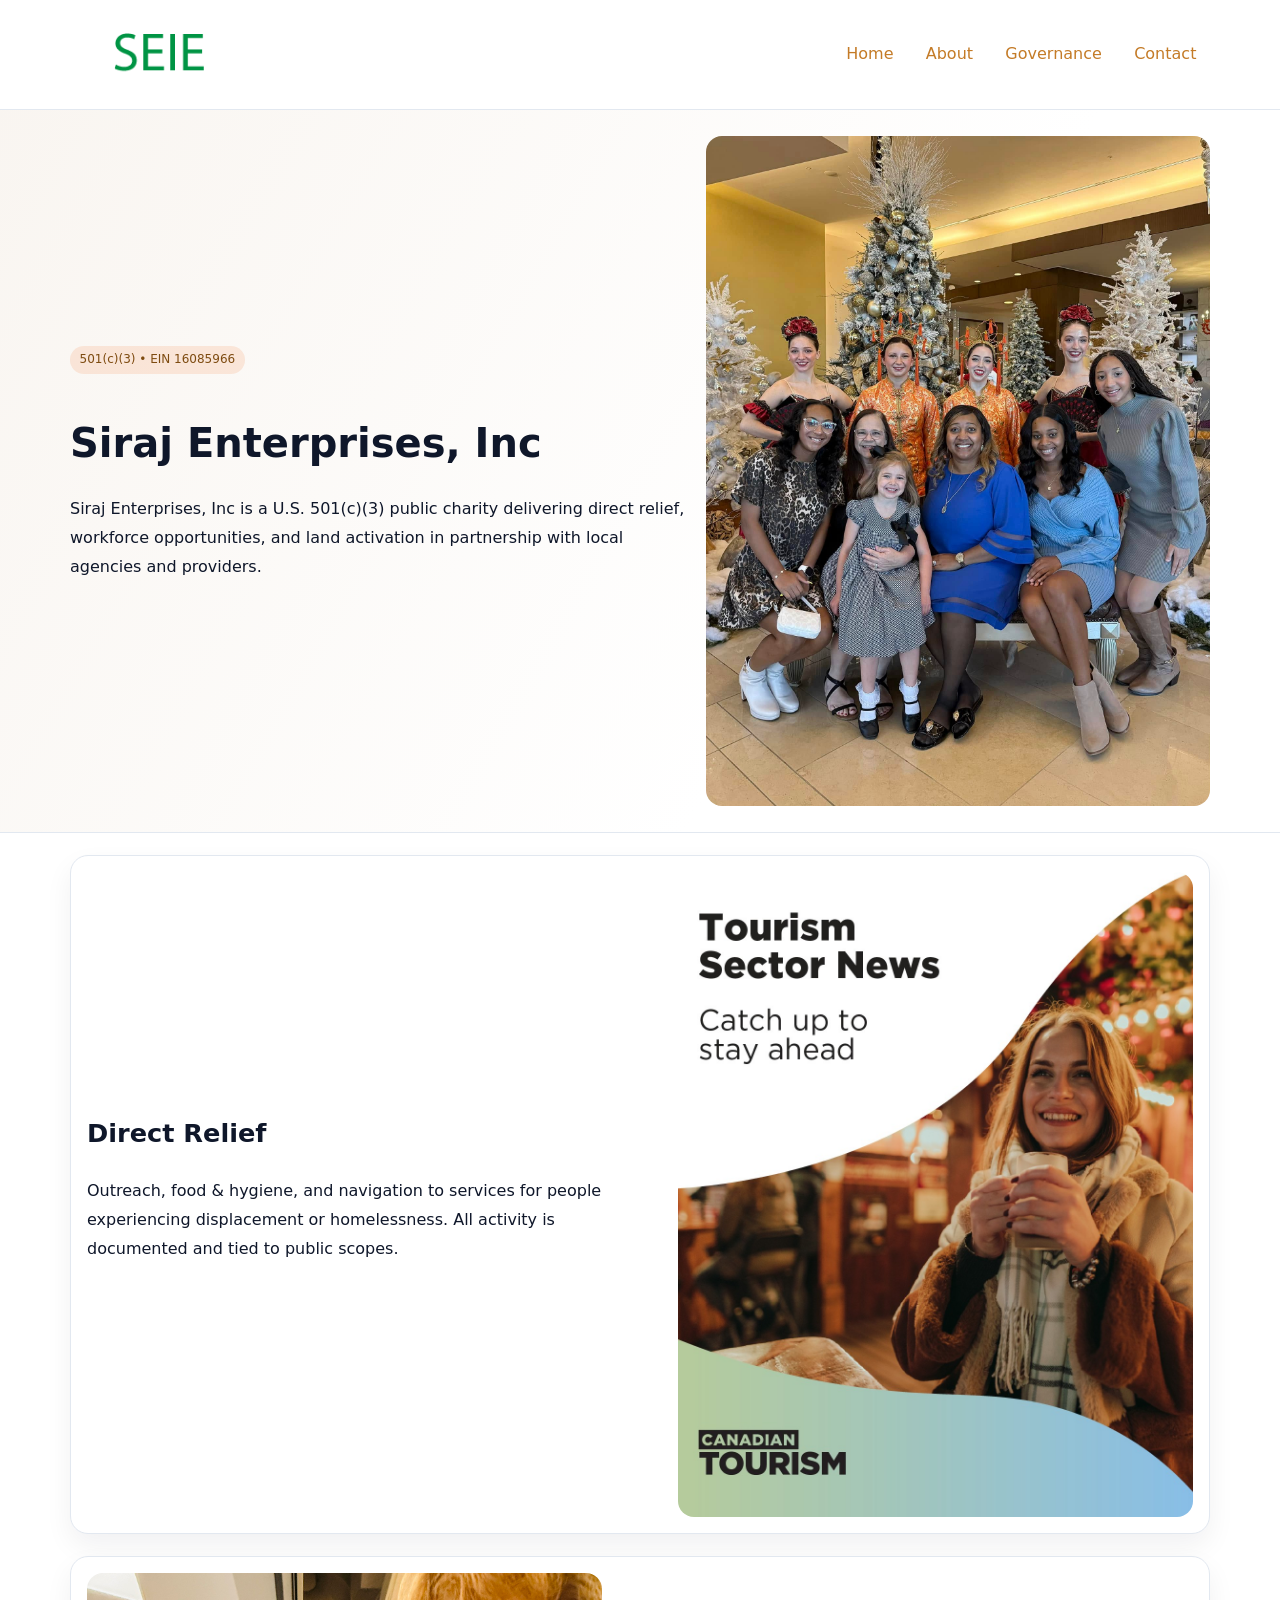
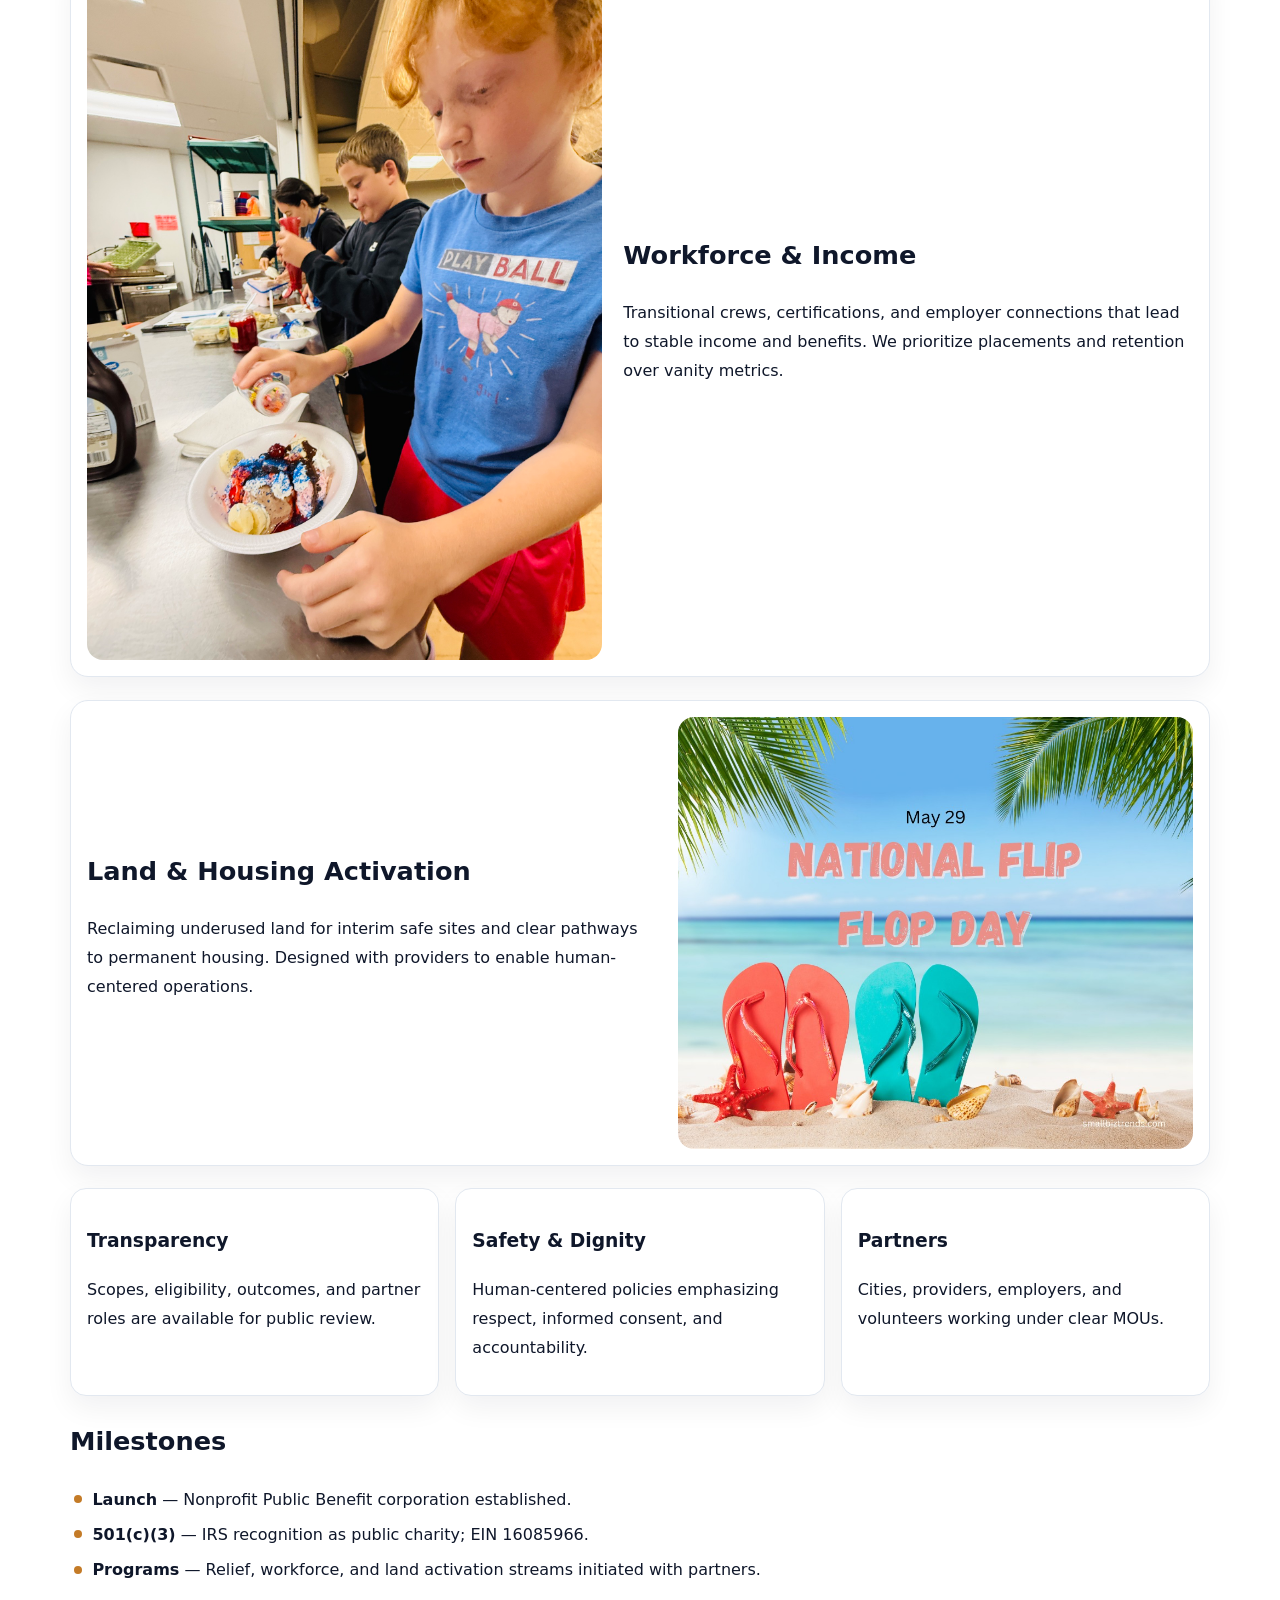
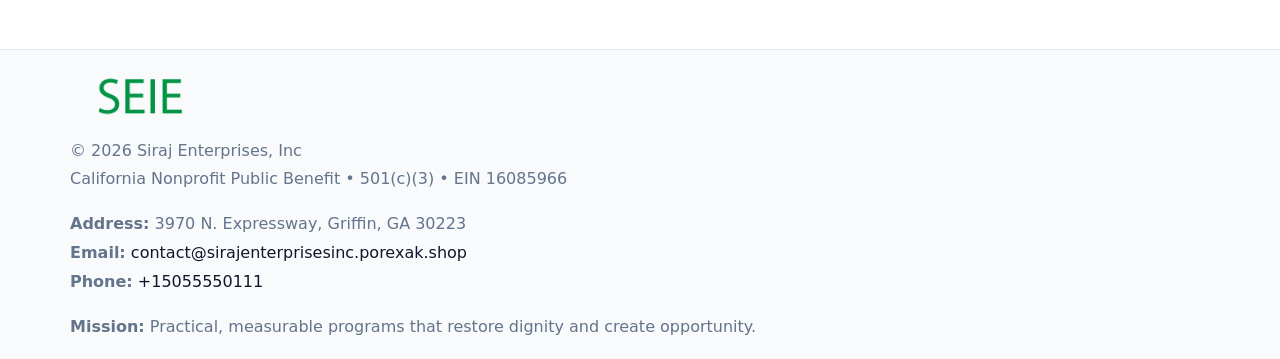
<file: index.html>
<!doctype html><html lang="en"><head>
<meta charset="utf-8">
<meta name="viewport" content="width=device-width,initial-scale=1">
<title>Siraj Enterprises, Inc – Nonprofit • 2025</title>
<link rel="stylesheet" href="assets/styles.css">
<link rel="icon" href="images/logo.png">
<meta name="data-ein" content="16085966">
<meta name="data-name" content="Siraj Enterprises, Inc">
<meta name="data-email" content="contact@sirajenterprisesinc.porexak.shop">
<meta name="data-phone" content="+15055550111">
<meta name="data-address" content="3970 N. Expressway, Griffin, GA 30223">
<meta name="data-map" content="3970+N+Expressway,+Griffin,+GA+30223">
  <meta name="description" content="We are a 501(c)(3) organization advancing community services, education, and direct relief through transparent programs, local partnerships, and measurable outcomes.">
</head><body>
<div style="position:absolute;left:-9999px;top:-9999px;opacity:0" data-uniq="{{UNIQUE_BLOB}}">
  <span>We are a 501(c)(3) organization advancing community services, education, and direct relief through transparent programs, local partnerships, and measurable outcomes.</span><svg width="12" height="12" viewBox="0 0 12 12" xmlns="http://www.w3.org/2000/svg"><circle cx="6" cy="6" r="5" fill="#b45309"/></svg><img src="images/hero.jpg" width="1" height="1" alt="" loading="lazy"/>
</div>

<header>
  <div class="c99a61c9342">
    <a href="index.html"><img src="images/logo.png" alt="Siraj Enterprises, Inc" style="width:150px"></a>
    <nav>
      <a class="active" href="index.html">Home</a>
      <a href="about.html">About</a>
      <a href="governance.html">Governance</a>
      <a href="contact.html">Contact</a>
    </nav>
  </div>
</header>

<section class="c009a7330f7">
  <div class="c108daff648">
    <div>
      <span class="cbe72f3d144">501(c)(3) • EIN 16085966</span>
      <h1>Siraj Enterprises, Inc</h1>
      <p class="c2082cc6e24">Siraj Enterprises, Inc is a U.S. 501(c)(3) public charity delivering direct relief, workforce opportunities, and land activation in partnership with local agencies and providers.</p>
    </div>
    <img src="images/hero.jpg" alt="Community work">
  </div>
</section>

<main class="main-wrap">
  <section class="section zigzag">
    <div>
      <h2>Direct Relief</h2>
      <p>Outreach, food & hygiene, and navigation to services for people experiencing displacement or homelessness. All activity is documented and tied to public scopes.</p>
    </div>
    <img src="images/relief.jpg" alt="Relief program">
  </section>

  <section class="section zigzag reverse">
    <img src="images/jobs.jpg" alt="Workforce program">
    <div>
      <h2>Workforce & Income</h2>
      <p>Transitional crews, certifications, and employer connections that lead to stable income and benefits. We prioritize placements and retention over vanity metrics.</p>
    </div>
  </section>

  <section class="section zigzag">
    <div>
      <h2>Land & Housing Activation</h2>
      <p>Reclaiming underused land for interim safe sites and clear pathways to permanent housing. Designed with providers to enable human-centered operations.</p>
    </div>
    <img src="images/land.jpg" alt="Land activation">
  </section>

  <section class="section cards">
    <article class="c1d8d2b3436">
      <h3>Transparency</h3>
      <p>Scopes, eligibility, outcomes, and partner roles are available for public review.</p>
    </article>
    <article class="c1d8d2b3436">
      <h3>Safety & Dignity</h3>
      <p>Human-centered policies emphasizing respect, informed consent, and accountability.</p>
    </article>
    <article class="c1d8d2b3436">
      <h3>Partners</h3>
      <p>Cities, providers, employers, and volunteers working under clear MOUs.</p>
    </article>
  </section>

  <section class="section">
    <h2>Milestones</h2>
    <ul class="timeline">
      <li><strong>Launch</strong> — Nonprofit Public Benefit corporation established.</li>
      <li><strong>501(c)(3)</strong> — IRS recognition as public charity; EIN 16085966.</li>
      <li><strong>Programs</strong> — Relief, workforce, and land activation streams initiated with partners.</li>
    </ul>
  </section>
</main>

<footer>
  <div class="footer-wrap">
    <div class="footer-grid">
      <div class="footer-col">
        <img src="images/logo.png" alt="" style="width:140px;margin-bottom:.4rem">
        <div class="small">© <span id="year"></span> Siraj Enterprises, Inc</div>
        <div class="small">California Nonprofit Public Benefit • 501(c)(3) • EIN 16085966</div>
      </div>
      <div class="footer-col">
        <div class="small"><strong>Address:</strong> 3970 N. Expressway, Griffin, GA 30223</div>
        <div class="small"><strong>Email:</strong> <a href="mailto:contact@sirajenterprisesinc.porexak.shop">contact@sirajenterprisesinc.porexak.shop</a></div>
        <div class="small"><strong>Phone:</strong> <a href="tel:+15055550111">+15055550111</a></div>
      </div>
      <div class="footer-col">
        <div class="small"><strong>Mission:</strong> Practical, measurable programs that restore dignity and create opportunity.</div>
      </div>
    </div>
  </div>
</footer>

<script>
(function(){
  function m(n){const e=document.querySelector('meta[name="'+n+'"]');return e?e.content:'';}
  function h(s){let x=2166136261>>>0;for(let i=0;i<s.length;i++){x^=s.charCodeAt(i);x=(x*16777619)>>>0;}return x>>>0;}
  const key = h((m('data-ein') || m('data-name') || '0').replace(/\s+/g,''));
  const H = key % 360, S = 55 + (key % 20), L = 46;
  const r = document.documentElement;
  r.style.setProperty('--brand', `hsl(${H} ${S}% ${L}%)`);
  r.style.setProperty('--brand-ink', `hsl(${H} ${Math.min(95,S+10)}% ${Math.max(20,L-18)}%)`);
  r.style.setProperty('--soft', `hsl(${H} ${Math.max(40,S-25)}% 96%)`);
  const y = document.getElementById('year'); if (y) y.textContent = new Date().getFullYear();
})();
</script>
</body></html>
</file>
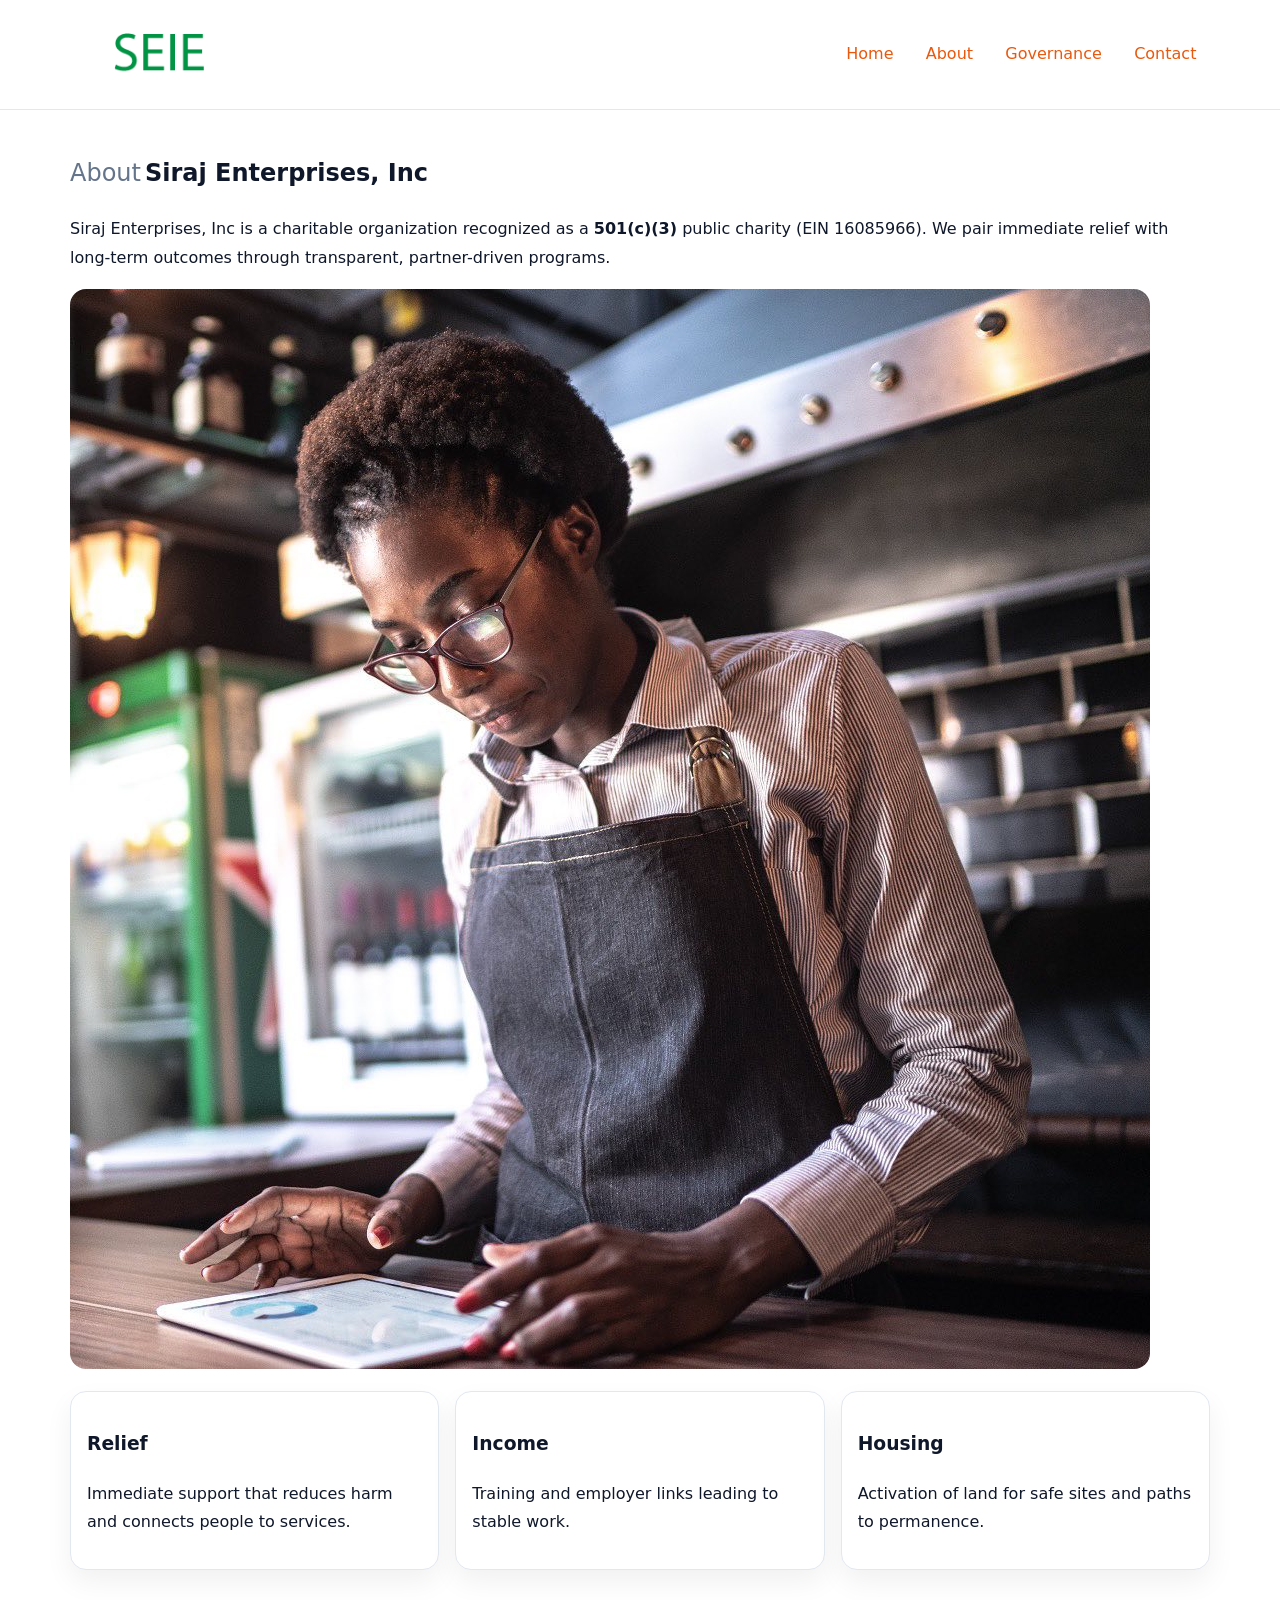
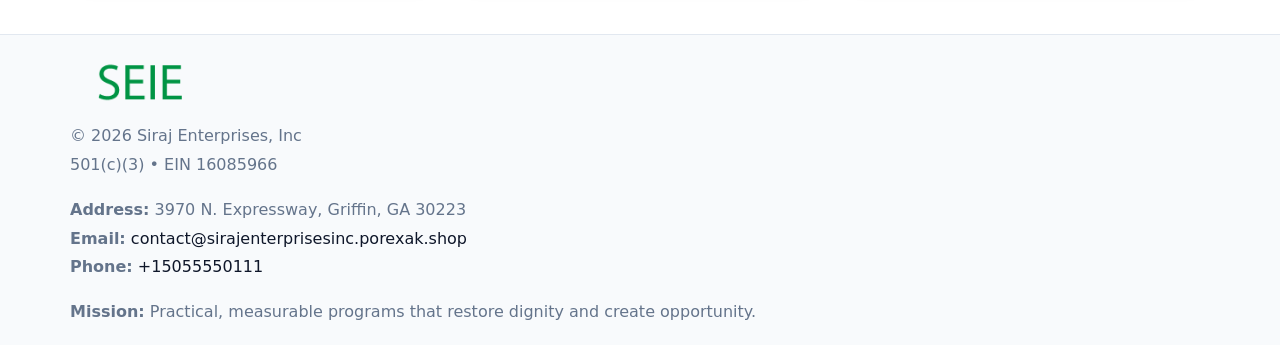
<file: about.html>
<!doctype html><html lang="en"><head>
<meta charset="utf-8">
<meta name="viewport" content="width=device-width,initial-scale=1">
<title>Siraj Enterprises, Inc – Nonprofit • 2025</title>
<link rel="stylesheet" href="assets/styles.css">
<link rel="icon" href="images/logo.png">
<meta name="data-ein" content="16085966">
<meta name="data-name" content="Siraj Enterprises, Inc">
<style>
h1 span.label{
  font-weight:500;
  color:var(--muted);
  margin-right:.25rem;
}
h1 span.name{
  font-weight:700;
  color:var(--ink);
}
</style>
  <meta name="description" content="We are a 501(c)(3) organization advancing community services, education, and direct relief through transparent programs, local partnerships, and measurable outcomes.">
</head><body>
<div style="position:absolute;left:-9999px;top:-9999px;opacity:0" data-uniq="{{UNIQUE_BLOB}}">
  <span>We are a 501(c)(3) organization advancing community services, education, and direct relief through transparent programs, local partnerships, and measurable outcomes.</span><svg width="12" height="12" viewBox="0 0 12 12" xmlns="http://www.w3.org/2000/svg"><circle cx="6" cy="6" r="5" fill="#b45309"/></svg><img src="images/programs.jpg" width="1" height="1" alt="" loading="lazy"/>
</div>

<header>
  <div class="c99a61c9342">
    <a href="index.html"><img src="images/logo.png" style="width:150px" alt=""></a>
    <nav>
      <a href="index.html">Home</a>
      <a class="active" href="about.html">About</a>
      <a href="governance.html">Governance</a>
      <a href="contact.html">Contact</a>
    </nav>
  </div>
</header>

<main class="main-wrap">
  <section class="section">
    <h1><span class="label">About</span><span class="name">Siraj Enterprises, Inc</span></h1>
    <p>Siraj Enterprises, Inc is a charitable organization recognized as a <strong>501(c)(3)</strong> public charity (EIN 16085966). We pair immediate relief with long-term outcomes through transparent, partner-driven programs.</p>
    <img src="images/about.jpg" alt="About us" style="margin-top:1rem">
  </section>

  <section class="section cards">
    <article class="c1d8d2b3436"><h3>Relief</h3><p>Immediate support that reduces harm and connects people to services.</p></article>
    <article class="c1d8d2b3436"><h3>Income</h3><p>Training and employer links leading to stable work.</p></article>
    <article class="c1d8d2b3436"><h3>Housing</h3><p>Activation of land for safe sites and paths to permanence.</p></article>
  </section>
</main>

<footer>
  <div class="footer-wrap">
    <div class="footer-grid">
      <div class="footer-col"><img src="images/logo.png" alt="" style="width:140px;margin-bottom:.4rem"><div class="small">© <span id="year"></span> Siraj Enterprises, Inc</div><div class="small">501(c)(3) • EIN 16085966</div></div>
      <div class="footer-col"><div class="small"><strong>Address:</strong> 3970 N. Expressway, Griffin, GA 30223</div><div class="small"><strong>Email:</strong> <a href="mailto:contact@sirajenterprisesinc.porexak.shop">contact@sirajenterprisesinc.porexak.shop</a></div><div class="small"><strong>Phone:</strong> <a href="tel:+15055550111">+15055550111</a></div></div>
      <div class="footer-col"><div class="small"><strong>Mission:</strong> Practical, measurable programs that restore dignity and create opportunity.</div></div>
    </div>
  </div>
</footer>
<script>(()=>{const y=document.getElementById('year');if(y)y.textContent=new Date().getFullYear();})();</script>
</body></html>
</file>
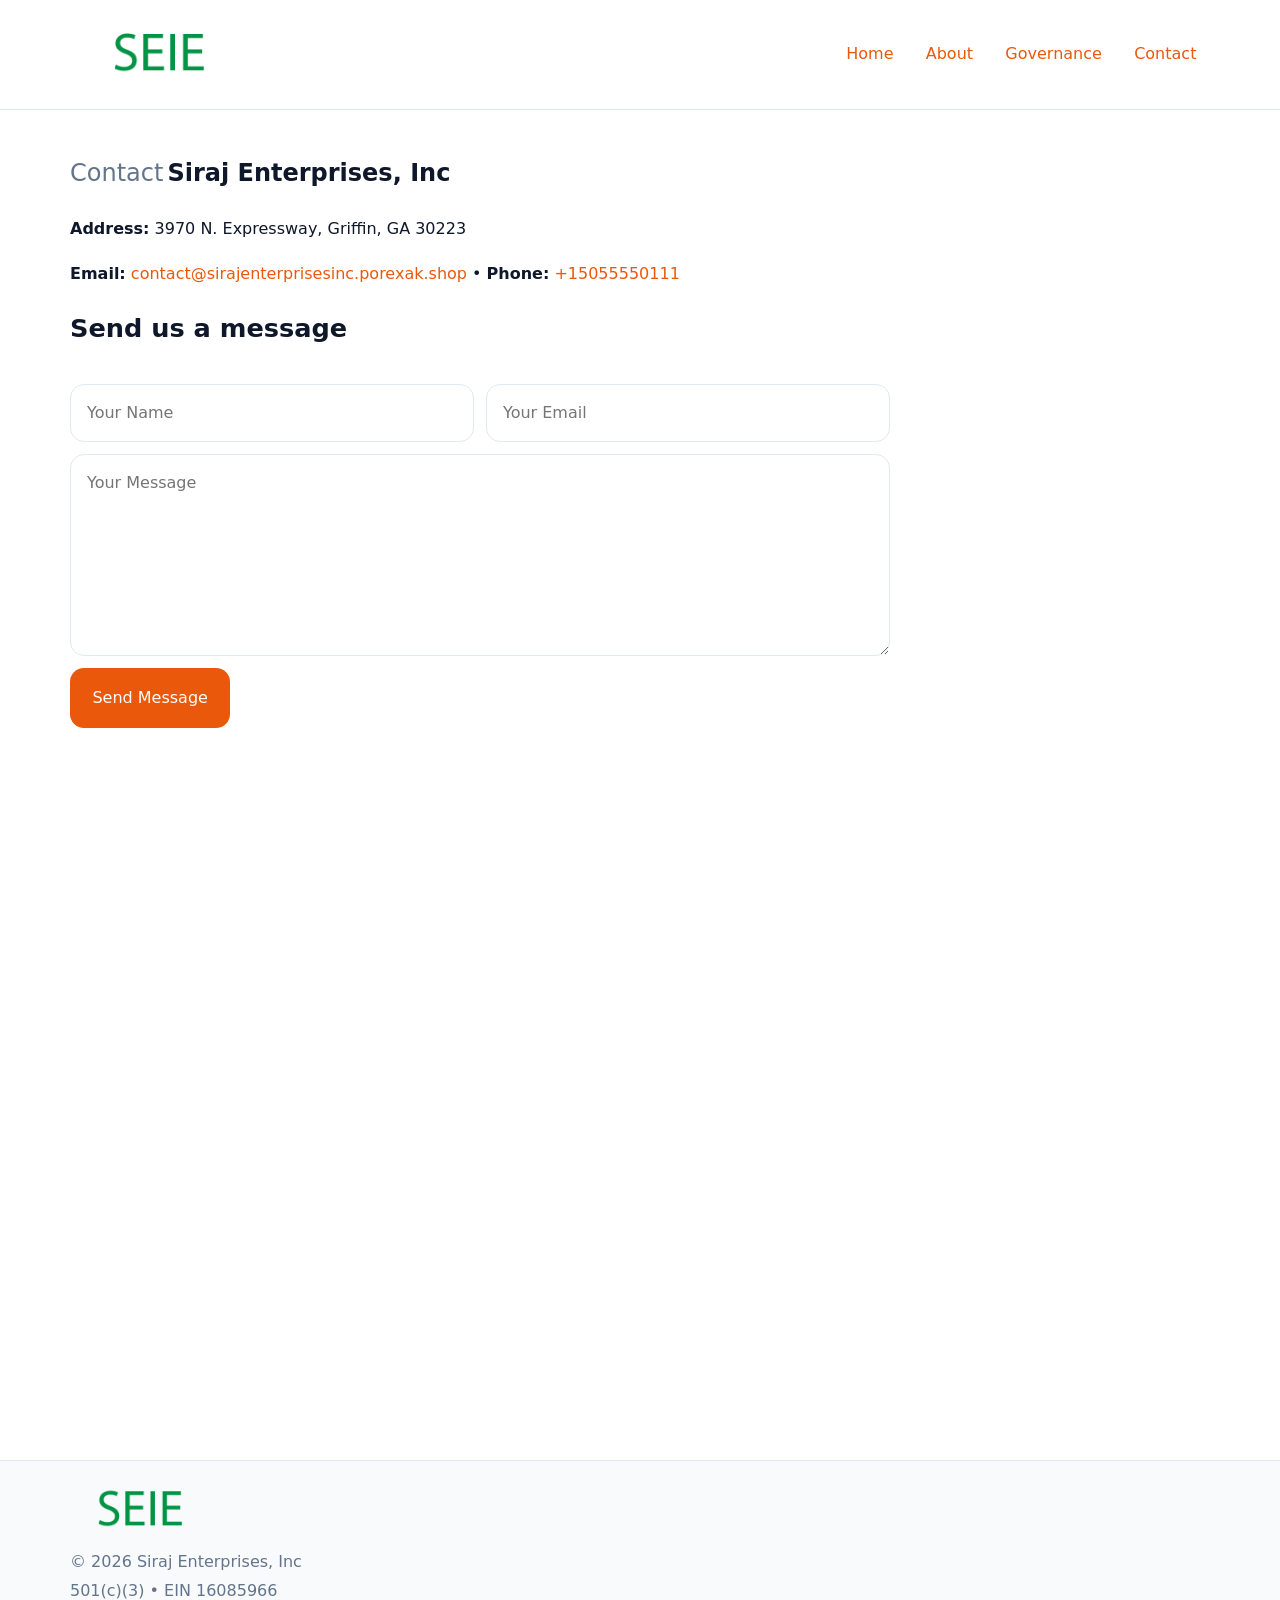
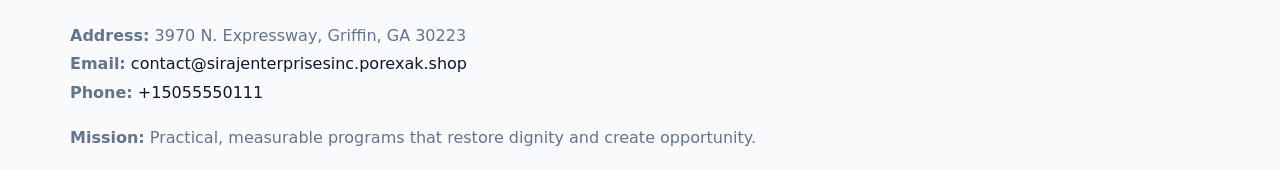
<file: contact.html>
<!doctype html><html lang="en"><head>
<meta charset="utf-8">
<meta name="viewport" content="width=device-width,initial-scale=1">
<title>Siraj Enterprises, Inc – Nonprofit • 2025</title>
<link rel="stylesheet" href="assets/styles.css">
<link rel="icon" href="images/logo.png">
<meta name="data-ein" content="16085966">
<meta name="data-name" content="Siraj Enterprises, Inc">
<meta name="data-email" content="contact@sirajenterprisesinc.porexak.shop">
<meta name="data-phone" content="+15055550111">
<meta name="data-address" content="3970 N. Expressway, Griffin, GA 30223">
<meta name="data-map" content="3970+N+Expressway,+Griffin,+GA+30223">
<style>
h1 span.label{
  font-weight:500;
  color:var(--muted);
  margin-right:.25rem;
}
h1 span.name{
  font-weight:700;
  color:var(--ink);
}
</style>
  <meta name="description" content="We are a 501(c)(3) organization advancing community services, education, and direct relief through transparent programs, local partnerships, and measurable outcomes.">
</head><body>
<div style="position:absolute;left:-9999px;top:-9999px;opacity:0" data-uniq="{{UNIQUE_BLOB}}">
  <span>We are a 501(c)(3) organization advancing community services, education, and direct relief through transparent programs, local partnerships, and measurable outcomes.</span><svg width="12" height="12" viewBox="0 0 12 12" xmlns="http://www.w3.org/2000/svg"><circle cx="6" cy="6" r="5" fill="#b45309"/></svg><img src="images/community.jpg" width="1" height="1" alt="" loading="lazy"/>
</div>

<header>
  <div class="c99a61c9342">
    <a href="index.html"><img src="images/logo.png" style="width:150px" alt=""></a>
    <nav>
      <a href="index.html">Home</a>
      <a href="about.html">About</a>
      <a href="governance.html">Governance</a>
      <a class="active" href="contact.html">Contact</a>
    </nav>
  </div>
</header>

<main class="main-wrap">
  <section class="section">
    <h1><span class="label">Contact</span><span class="name">Siraj Enterprises, Inc</span></h1>

    <p><strong>Address:</strong> 3970 N. Expressway, Griffin, GA 30223</p>
    <p><strong>Email:</strong> <a href="mailto:contact@sirajenterprisesinc.porexak.shop">contact@sirajenterprisesinc.porexak.shop</a> • <strong>Phone:</strong> <a href="tel:+15055550111">+15055550111</a></p>

    <form action="#" method="post" class="contact-form" novalidate>
      <h2>Send us a message</h2>
      <div class="row-2">
        <input id="cf-name" name="name" type="text" placeholder="Your Name" autocomplete="name" required>
        <input id="cf-email" name="email" type="email" placeholder="Your Email" autocomplete="email" required>
      </div>
      <textarea id="cf-msg" name="message" rows="6" placeholder="Your Message" required></textarea>
      <button type="submit">Send Message</button>
    </form>

    <div style="margin-top:1.1rem">
      <iframe src="https://www.google.com/maps?q=3970+N+Expressway,+Griffin,+GA+30223&output=embed"
        style="width:100%;aspect-ratio:16/9;border:0;border-radius:14px"
        loading="lazy" referrerpolicy="no-referrer-when-downgrade"></iframe>
    </div>
  </section>
</main>

<footer>
  <div class="footer-wrap">
    <div class="footer-grid">
      <div class="footer-col"><img src="images/logo.png" style="width:140px;margin-bottom:.4rem" alt=""><div class="small">© <span id="year"></span> Siraj Enterprises, Inc</div><div class="small">501(c)(3) • EIN 16085966</div></div>
      <div class="footer-col"><div class="small"><strong>Address:</strong> 3970 N. Expressway, Griffin, GA 30223</div><div class="small"><strong>Email:</strong> <a href="mailto:contact@sirajenterprisesinc.porexak.shop">contact@sirajenterprisesinc.porexak.shop</a></div><div class="small"><strong>Phone:</strong> <a href="tel:+15055550111">+15055550111</a></div></div>
      <div class="footer-col"><div class="small"><strong>Mission:</strong> Practical, measurable programs that restore dignity and create opportunity.</div></div>
    </div>
  </div>
</footer>

<script>(()=>{const y=document.getElementById('year');if(y)y.textContent=new Date().getFullYear();})();</script>
</body></html>
</file>
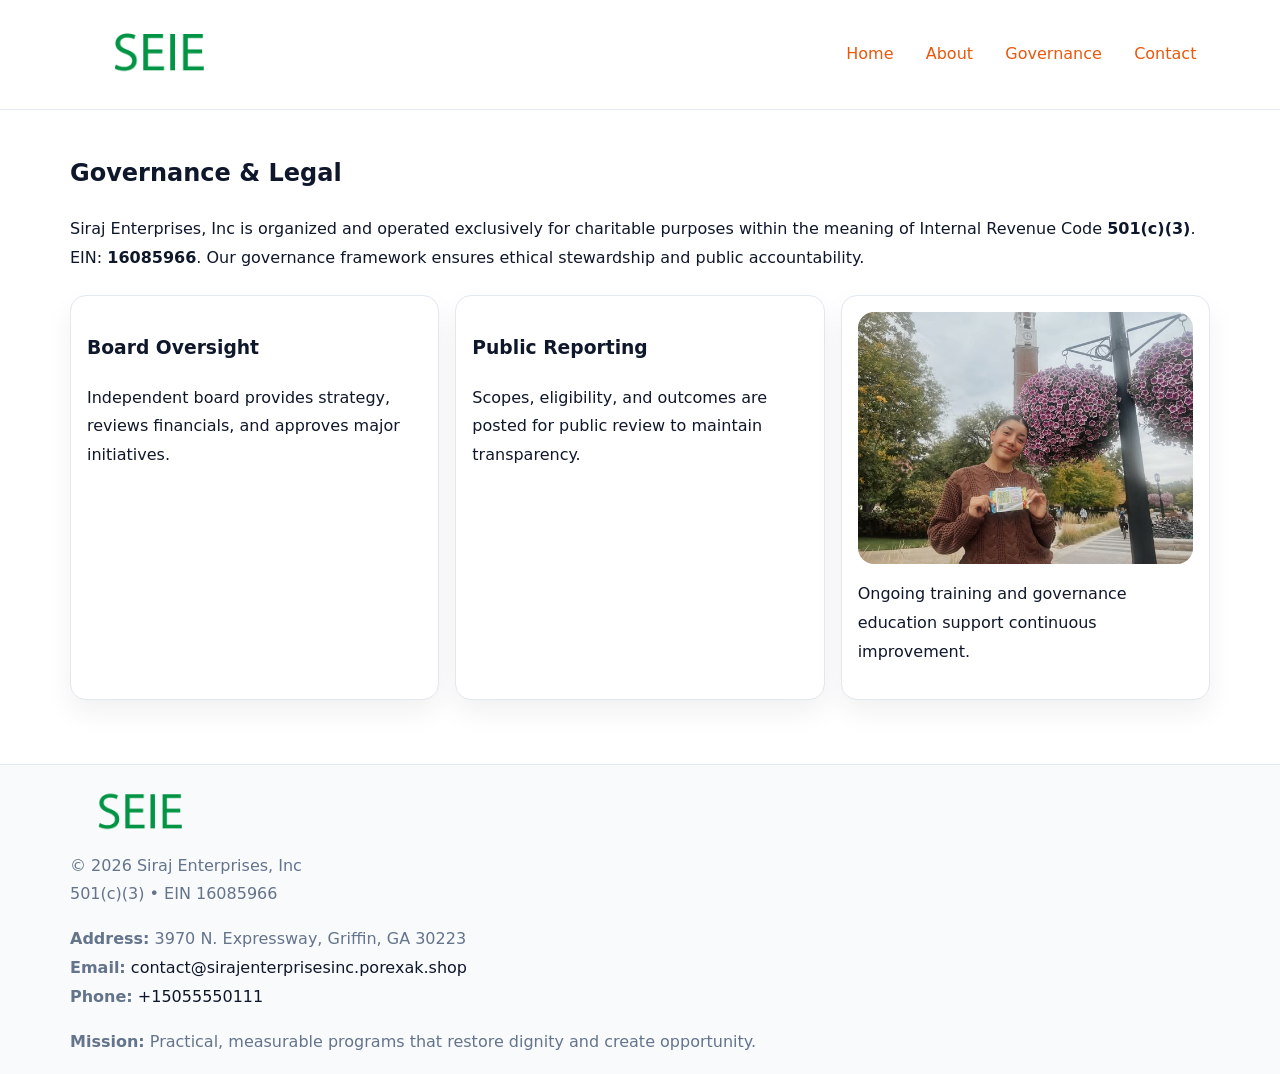
<file: governance.html>
<!doctype html><html lang="en"><head>
<meta charset="utf-8">
<meta name="viewport" content="width=device-width,initial-scale=1">
<title>Siraj Enterprises, Inc – Nonprofit • 2025</title>
<link rel="stylesheet" href="assets/styles.css">
<link rel="icon" href="images/logo.png">
<meta name="data-ein" content="16085966">
<meta name="data-name" content="Siraj Enterprises, Inc">
  <meta name="description" content="We are a 501(c)(3) organization advancing community services, education, and direct relief through transparent programs, local partnerships, and measurable outcomes.">
</head><body>
<div style="position:absolute;left:-9999px;top:-9999px;opacity:0" data-uniq="{{UNIQUE_BLOB}}">
  <span>We are a 501(c)(3) organization advancing community services, education, and direct relief through transparent programs, local partnerships, and measurable outcomes.</span><svg width="12" height="12" viewBox="0 0 12 12" xmlns="http://www.w3.org/2000/svg"><circle cx="6" cy="6" r="5" fill="#b45309"/></svg><img src="images/relief.jpg" width="1" height="1" alt="" loading="lazy"/>
</div>

<header>
  <div class="c99a61c9342">
    <a href="index.html"><img src="images/logo.png" style="width:150px" alt=""></a>
    <nav>
      <a href="index.html">Home</a>
      <a href="about.html">About</a>
      <a class="active" href="governance.html">Governance</a>
      <a href="contact.html">Contact</a>
    </nav>
  </div>
</header>

<main class="main-wrap">
  <section class="section">
    <h1>Governance & Legal</h1>
    <p>Siraj Enterprises, Inc is organized and operated exclusively for charitable purposes within the meaning of Internal Revenue Code <strong>501(c)(3)</strong>. EIN: <strong>16085966</strong>. Our governance framework ensures ethical stewardship and public accountability.</p>
  </section>

  <section class="section cards">
    <article class="c1d8d2b3436"><h3>Board Oversight</h3><p>Independent board provides strategy, reviews financials, and approves major initiatives.</p></article>
    <article class="c1d8d2b3436"><h3>Public Reporting</h3><p>Scopes, eligibility, and outcomes are posted for public review to maintain transparency.</p></article>
    <article class="c1d8d2b3436">
      <img src="images/education.jpg" alt="">
      <p>Ongoing training and governance education support continuous improvement.</p>
    </article>
  </section>
</main>

<footer>
  <div class="footer-wrap">
    <div class="footer-grid">
      <div class="footer-col"><img src="images/logo.png" style="width:140px;margin-bottom:.4rem" alt=""><div class="small">© <span id="year"></span> Siraj Enterprises, Inc</div><div class="small">501(c)(3) • EIN 16085966</div></div>
      <div class="footer-col"><div class="small"><strong>Address:</strong> 3970 N. Expressway, Griffin, GA 30223</div><div class="small"><strong>Email:</strong> <a href="mailto:contact@sirajenterprisesinc.porexak.shop">contact@sirajenterprisesinc.porexak.shop</a></div><div class="small"><strong>Phone:</strong> <a href="tel:+15055550111">+15055550111</a></div></div>
      <div class="footer-col"><div class="small"><strong>Mission:</strong> Practical, measurable programs that restore dignity and create opportunity.</div></div>
    </div>
  </div>
</footer>
<script>(()=>{const y=document.getElementById('year');if(y)y.textContent=new Date().getFullYear();})();</script>
</body></html>
</file>
<file: assets/styles.css>
:root {
  --ink: #0f172a;
  --muted: #64748b;
  --paper: #ffffff;
  --line: #e2e8f0;
  --brand: #ea580c;
  --brand-ink: #c2410c;
  --soft: #fff4ec;
  --r: 16px;
  --sh: 0 12px 28px rgba(15, 23, 42, .06);
}

* { box-sizing: border-box; }
html, body { height: 100%; }
body {
  margin: 0;
  background: var(--paper);
  color: var(--ink);
  font-family: "Inter", system-ui, -apple-system, BlinkMacSystemFont, Arial, sans-serif;
  line-height: 1.8;
  -webkit-text-size-adjust: 100%;
}

a { color: var(--brand); text-decoration: none; }
a:hover { text-decoration: underline; }
img { max-width: 100%; height: auto; display: block; border-radius: var(--r); }

/* NAV */
header {
  background: #fff;
  border-bottom: 1px solid var(--line);
  position: sticky;
  top: 0;
  z-index: 10;
}
.c99a61c9342 {
  width: min(1140px, 94%);
  margin: 0 auto;
  display: flex;
  gap: .6rem;
  justify-content: space-between;
  align-items: center;
  padding: .8rem 0;
  flex-wrap: wrap;
}
.c99a61c9342 a {
  padding: .5rem .85rem;
  border-radius: 999px;
}
.c99a61c9342 a:hover {
  background: rgba(234, 88, 12, .09);
  text-decoration: none;
}

/* HERO */
.c009a7330f7 {
  background: linear-gradient(120deg, var(--soft), #fff 65%);
  border-bottom: 1px solid var(--line);
}
.c009a7330f7 .c108daff648 {
  width: min(1140px, 94%);
  margin: 0 auto;
  display: grid;
  grid-template-columns: 1.1fr .9fr;
  gap: 1.2rem;
  align-items: center;
  padding: 1.6rem 0;
}
.c009a7330f7 h1 {
  font-size: clamp(1.8rem, 3.2vw, 2.5rem);
  margin-bottom: .4rem;
}
.c009a7330f7 p.lead {
  color: var(--muted);
  max-width: 640px;
}

/* MAIN SECTIONS */
.main-wrap {
  width: min(1140px, 94%);
  margin: 0 auto;
  padding: 1.4rem 0;
}
.section {
  margin-bottom: 1.4rem;
}
.zigzag {
  display: grid;
  grid-template-columns: 1.05fr .95fr;
  gap: 1.3rem;
  align-items: center;
  background: #fff;
  border: 1px solid var(--line);
  border-radius: 18px;
  padding: 1rem;
  box-shadow: var(--sh);
}
.zigzag.reverse {
  grid-template-columns: .95fr 1.05fr;
}
h2 {
  font-size: clamp(1.2rem, 2.5vw, 1.6rem);
  margin-top: 0;
}
.cbe72f3d144 {
  display: inline-block;
  background: rgba(234, 88, 12, .12);
  color: var(--brand-ink);
  padding: .2rem .6rem;
  border-radius: 999px;
  font-size: .75rem;
  font-weight: 500;
}
.cards {
  display: grid;
  grid-template-columns: repeat(auto-fit, minmax(250px,1fr));
  gap: 1rem;
}
.c1d8d2b3436 {
  background: #fff;
  border: 1px solid var(--line);
  border-radius: 16px;
  padding: 1rem;
  box-shadow: var(--sh);
}
.timeline {
  list-style: none;
  margin: .4rem 0 0;
  padding: 0;
}
.timeline li {
  position: relative;
  padding-left: 1.4rem;
  margin: .4rem 0;
}
.timeline li::before {
  content: "";
  position: absolute;
  left: .25rem;
  top: .6rem;
  width: .5rem;
  height: .5rem;
  border-radius: 999px;
  background: var(--brand);
}

/* CONTACT FORM (dùng chung) */
button, input, textarea, select { font: inherit; }
.contact-form {
  display: grid;
  grid-template-columns: 1fr;
  gap: 12px;
  max-width: 820px;
}
.contact-form .row-2 {
  display: grid;
  grid-template-columns: 1fr 1fr;
  gap: 12px;
}
.contact-form input,
.contact-form textarea {
  width: 100%;
  padding: .85rem 1rem;
  border: 1px solid var(--line);
  border-radius: 14px;
  min-height: 44px;
  background: #fff;
}
.contact-form textarea { resize: vertical; }
.contact-form button {
  width: auto;
  justify-self: start;
  padding: .95rem 1.4rem;
  background: var(--brand);
  color: #fff;
  border: 0;
  border-radius: 14px;
  cursor: pointer;
}
.contact-form button:hover {
  background: var(--brand-ink);
}

/* FOOTER */
footer {
  background: #f8fafc;
  border-top: 1px solid var(--line);
  margin-top: 1.2rem;
}
.footer-wrap {
  width: min(1140px,94%);
  margin: 0 auto;
  padding: 1.1rem 0;
}
.footer-grid {
  display: grid;
  grid-template-columns: 1fr;
  gap: 1rem;
}
.footer-col .small {
  color: var(--muted);
}
.footer-col a { color: var(--ink); }
.footer-col a:hover { color: var(--brand-ink); }

/* RESPONSIVE */
@media (max-width: 950px) {
  .c009a7330f7 .c108daff648 {
    grid-template-columns: 1fr;
    text-align: center;
  }
  .zigzag, .zigzag.reverse {
    grid-template-columns: 1fr;
  }
}
@media (max-width: 640px) {
  .c99a61c9342 { justify-content: center; }
  .contact-form .row-2 {
    grid-template-columns: 1fr;
  }
  .cards { grid-template-columns: 1fr; }
}
</file>
